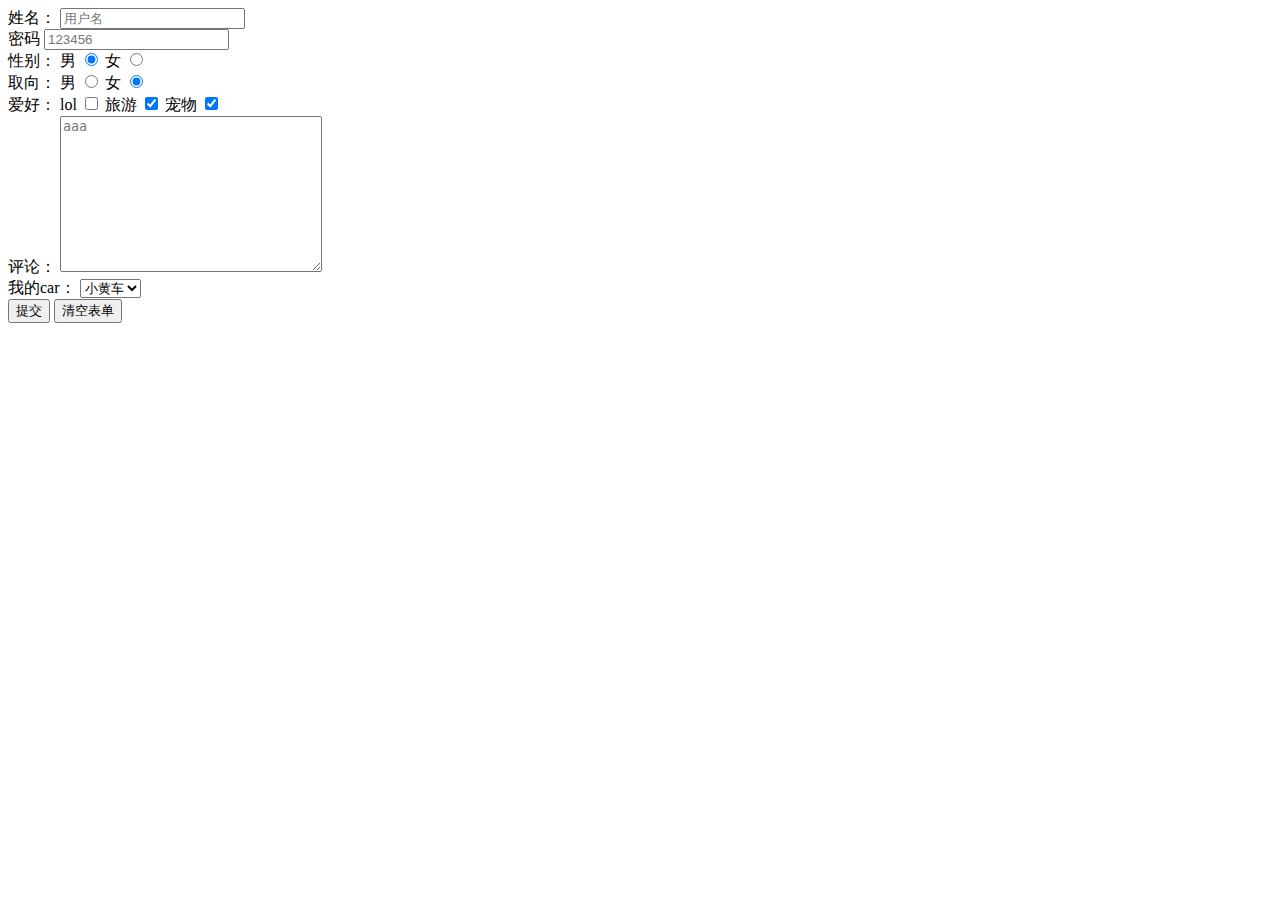
<file: resume/index.html>
<!DOCTYPE html>
<html lang="en">
<head>
    <meta charset="UTF-8">
    <meta name="viewport" content="width=device-width, initial-scale=1.0">
    <meta http-equiv="X-UA-Compatible" content="ie=edge">
    <title>Document</title>
</head>
<body>
    <form action="#">
    <div>
    <label for="name">姓名：</label>
    <input type="text" name="name" placeholder="用户名" id="name">
    </div>
    <div>
        <label for="password">密码</label>
        <input type="password" name="password" id="password" placeholder="123456">
    </div>
    <div>
        性别：
        <label for="man">男</label>
        <input type="radio" checked name="Gender" value="man" id="man">
        <label for="woman">女</label>
        <input type="radio" name="gender" value="woman" id="woman">
    </div>
    <div>
        取向：
        <label for="man">男</label>
        <input type="radio" name="orientation" value="man" id="man">
        <label for="woman">女</label>
        <input type="radio" checked name="orientation" value="woman" id="woman">
    </div>
    <div>
        爱好：
        <label for="lol">lol</label>
        <input type="checkbox" id="lol" name="lol">
        <label for="lvyou">旅游</label>
        <input type="checkbox" checked id="lvyou" name="lvyou">
        <label for="chongwu">宠物</label>
        <input type="checkbox" checked id="chongwu" name="chongwu">
    </div>
    <div>
        评论：
        <textarea name="pinglun" id="" cols="30" rows="10" placeholder="aaa"></textarea>
    </div>
    <div>
        我的car：
        <select name="car" id="ai">
            <option value="">萨博</option>
            <option value="" selected>小黄车</option>
            <option value="">摩拜</option>
        </select>
    </div>
    <div>
        <input type="submit" value="提交">
        <input type="reset" value="清空表单">
    </div>
</form>
</body>
</html>
</file>
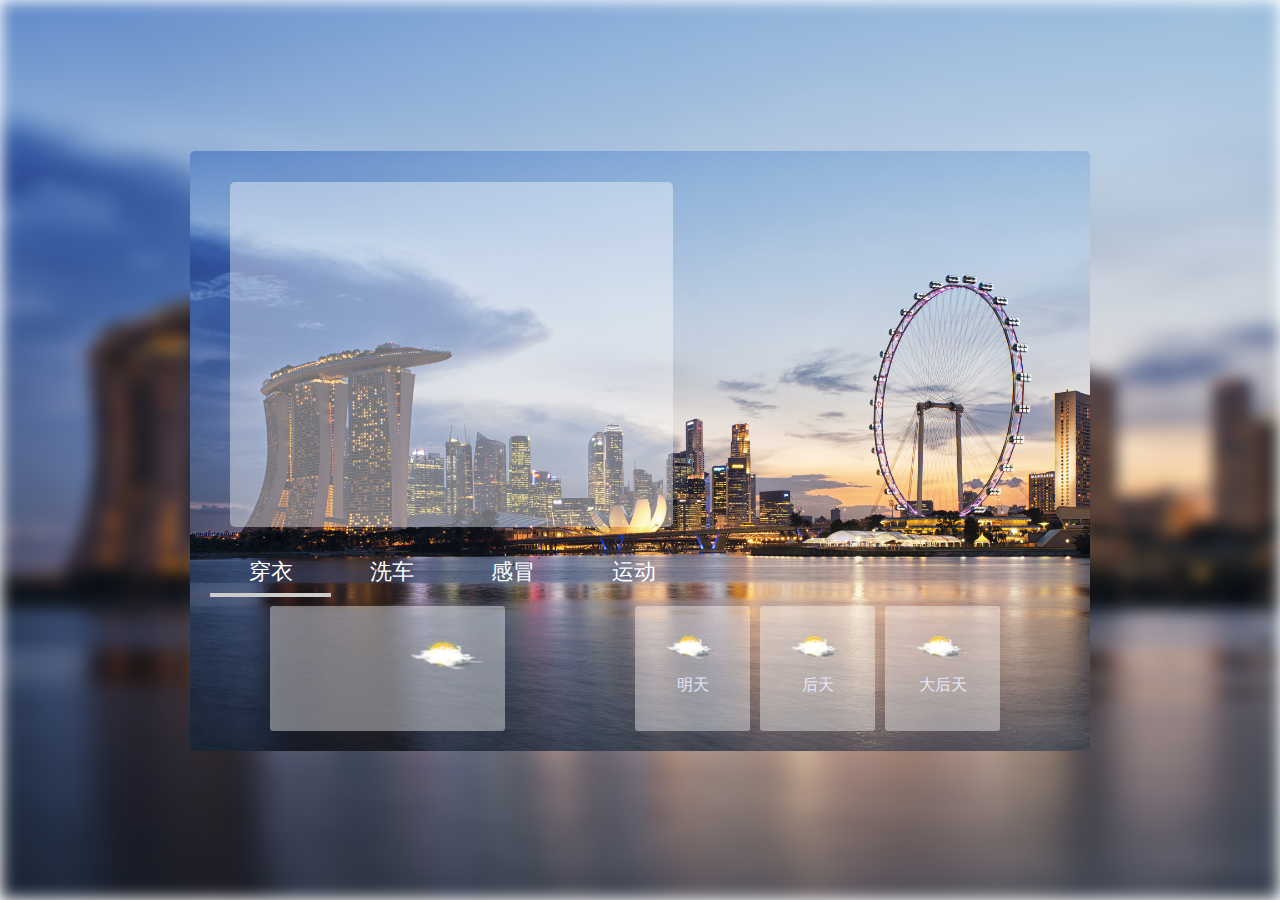
<file: weather/index.html>
<!DOCTYPE html>
<html lang="en">

<head>
    <meta charset="UTF-8">
    <meta name="viewport" content="width=device-width, initial-scale=1.0">
    <meta http-equiv="X-UA-Compatible" content="ie=edge">
    <title>天气预报</title>
    <link rel="stylesheet" href="index.css">
    <link rel="stylesheet" href="commnd.css">
    <link rel="stylesheet" href="https://at.alicdn.com/t/font_604282_0qpmxd28br0jxlxr.css">
</head>

<body>
    <img src="images/background.jpg" alt="">
    <div class="content">
        <div class="date">
            <span class="iconfont icon-riqi"></span>
            <span class="date1"></span>
        </div>
        <div class="city">
            <span class="iconfont icon-didian1"></span>
            <span class="city1"></span>
        </div>
        <div class="tishi2"></div>
        <div class="tishi">
            <ul>
                <li class="bottom">
                    <span class="iconfont icon-yifu"></span>
                    <span class="chuanyi">穿衣</span>
                </li>
                <li>
                    <span class="iconfont icon-xiche"></span>
                    <span class="xiche">洗车</span>
                </li>
                <li>
                    <span class="iconfont icon-jibingguanli"></span>
                    <span class="ganmao">感冒</span>
                </li>
                <li>
                    <span class="iconfont icon-yundong"></span>
                    <span class="yundong">运动</span>
                </li>
            </ul>
        </div>
        <div class="left">
            <div class="left1">
                <div class="wendu"></div>
                <div class="shijian"></div>
            </div>
            <div class="right1">
                <img src="images/yun.png" alt="" class="tu1">
                <span class="span"></span>
            </div>
        </div>
        <div class="right">
            <ul>
                <li>
                    <div class="date1"></div>
                    <img src="images/yun.png" alt="">
                    <div class="wendu1">大后天</div>
                </li>
                <li>
                    <div class="date1"></div>
                    <img src="images/yun.png" alt="">
                    <div class="wendu1">后天</div>
                </li>
                <li>
                    <div class="date1"></div>
                    <img src="images/yun.png" alt="">
                    <div class="wendu1">明天</div>
                </li>
            </ul>
        </div>
    </div>
    <script src='index.js'></script>
</body>

</html>
</file>
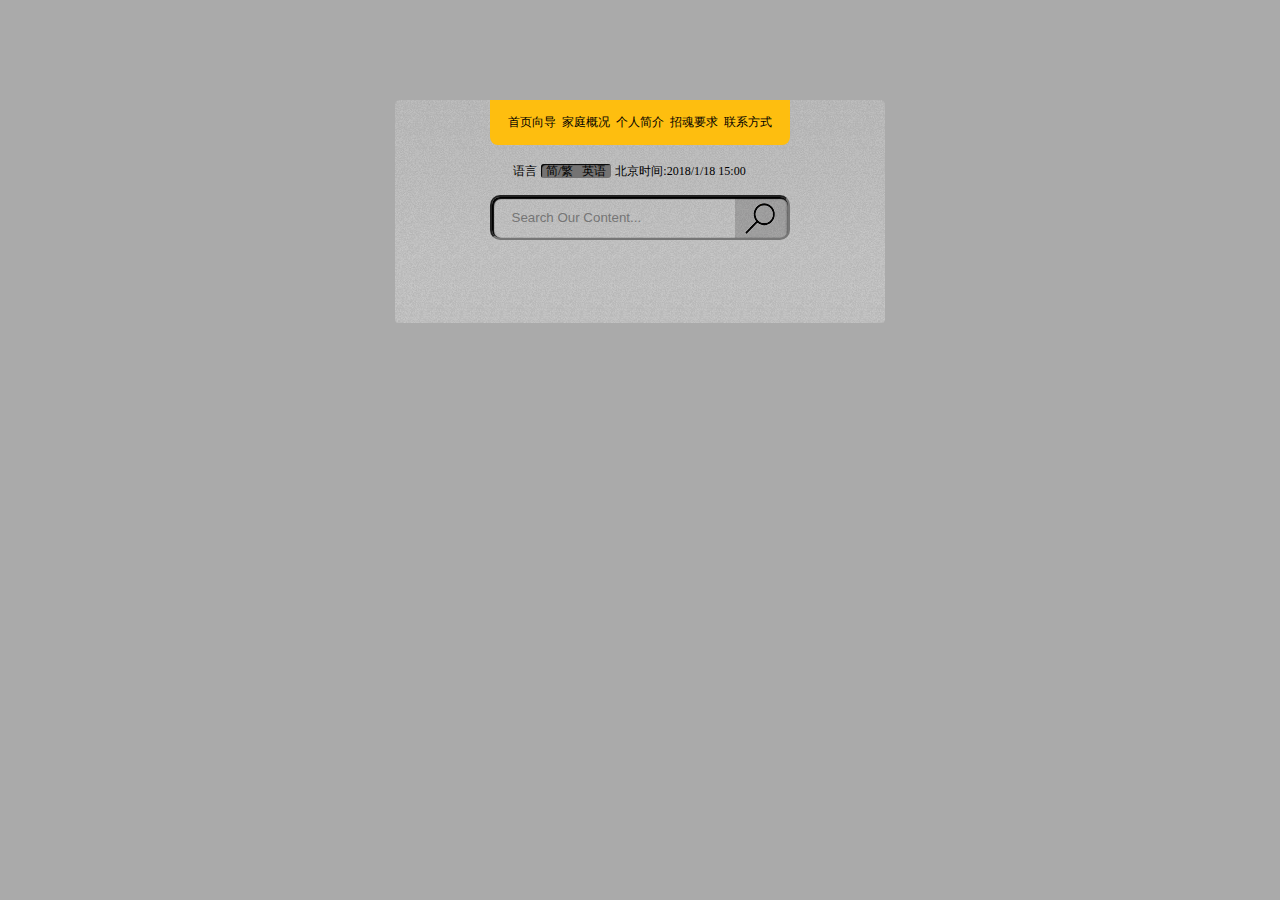
<file: zhenghun.html>
<!DOCTYPE html>
<html lang="en">
<head>
    <meta charset="UTF-8">
    <meta name="viewport" content="width=device-width, initial-scale=1.0">
    <meta http-equiv="X-UA-Compatible" content="ie=edge">
    <title>征婚</title>
    <style>
    body {
            background: #aaa;
        }
    * {
            margin: 0;
            padding: 0;
            list-style: none;
            box-sizing: border-box;
        }
    a {
        text-decoration: none;
    }  
      
    .clearfix::after {
        content: "";
        display: block;
        clear: both;
    }
    .all {
        border-radius: 5px;
        margin: 0 auto;
        width: 490px;
        height: 224px;
        background: url(images/bg.png) repeat-x;
        margin-top: 100px;
    }
    .nav {
        width: 300px;
        height: 45px;
        background: #FEBE0F;
        margin: 0 auto;
        border-radius: 0 0 8px 8px;
        padding-top: 7px;
        padding-left: 15px; 
    }
    a {
        float: left;
        width: 54px;
        height: 30px;
        font: 12px "微软雅黑";
        color: #000;
        text-align: center;
        line-height: 30px;
    }
    a:hover {
        color: #aaa;
    }
    .content {
        width: 300px;
        height: 50px;
        margin: 0 auto;
        line-height: 50px;
        padding-left: 23px;
    }
    span {
        font: 12px "微软雅黑";
    }
    span:nth-child(2) {
        border-radius: 3px;
        background: #747373;
        padding: 0 5px 0 5px;
        box-shadow: 2px 2px 1px -1px #000 inset;
    }
    span:nth-child(2):hover {
        box-shadow: 0px 0px 0px 0px #000; 
    }
    .footer {
        width: 301px;
        margin: 0 auto;
    }
    .footer input {
        width: 300px;
        height: 45px;
        border-radius: 10px;
        border: 1px sloid #000;
        box-shadow: 1px 1px 1px 1px #000 inset;
        color: #000;
        padding-left: 20px;
        background: url(images/bg1.png) no-repeat right center;
        background-color:  rbg(155,155,155);
        padding-right: 5px;
    }
    

    </style>
</head>
<body>
    <div class="all">
        <div class="nav">
            <ul class="clearfix">
                <li><a href="#" class="clearfix">首页向导</a></li>
                <li><a href="#" class="clearfix">家庭概况</a></li>
                <li><a href="#" class="clearfix">个人简介</a></li>
                <li><a href="#" class="clearfix">招魂要求</a></li>
                <li><a href="#" class="clearfix">联系方式</a></li>
            </ul>
        </div>
        <div class="content">
            <span>语言</span> <span>简/繁 &nbsp 英语</span> <span> 北京时间:2018/1/18&nbsp15:00</span>
        </div>
        <div class="footer">
            <input type="text" placeholder="Search Our Content...">
        </div>
    </div>
</body>
</html>
</file>
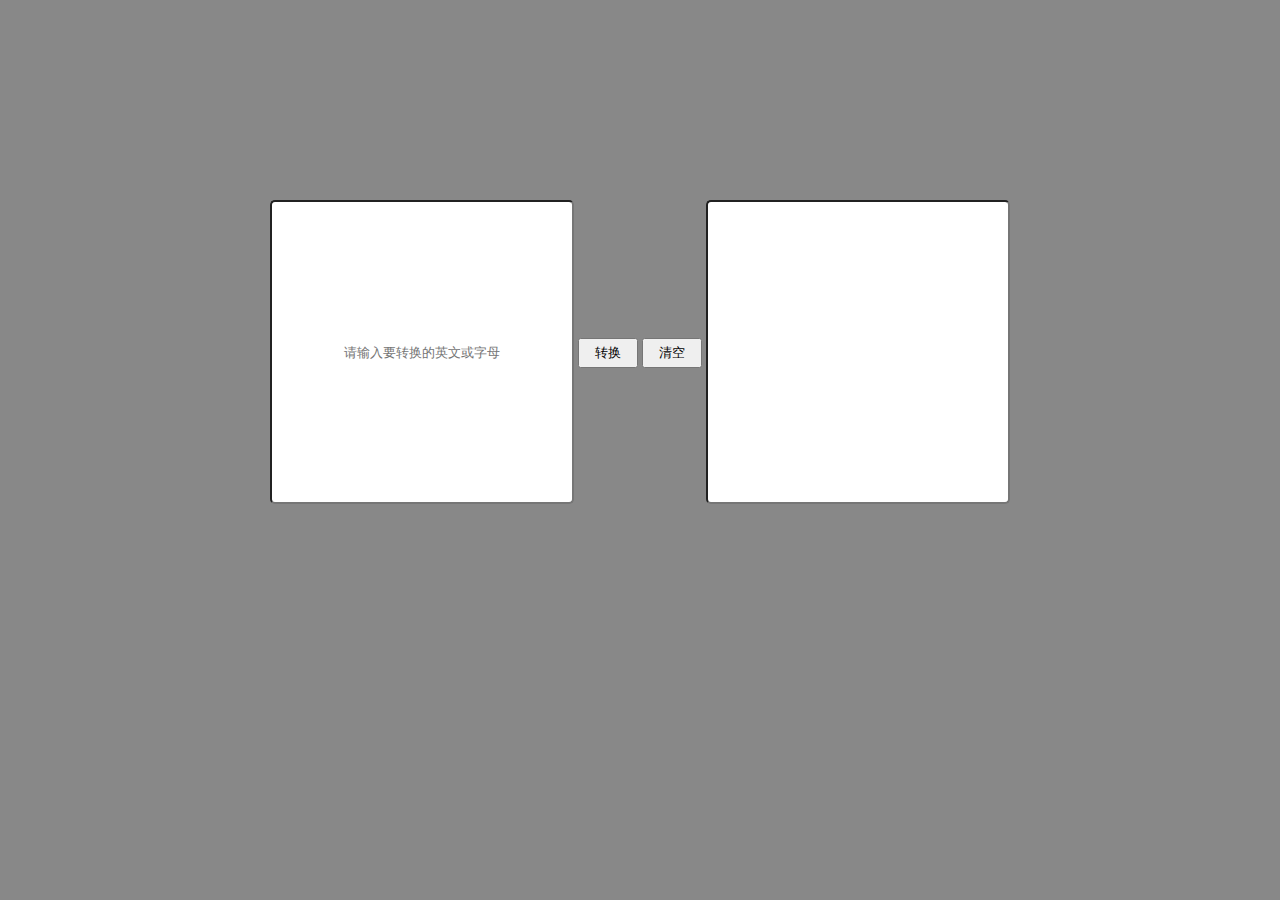
<file: 把首字符转换成大写.html>
﻿<!DOCTYPE html>
<html lang="en">

<head>
    <meta charset="UTF-8">
    <meta name="viewport" content="width=device-width, initial-scale=1.0">
    <meta http-equiv="X-UA-Compatible" content="ie=edge">
    <title>把首字母转换成大写</title>

    <style>
        body {
            padding-top: 200px;
            text-align: center;
            background: #888;
        }

        textarea {
            width: 300px;
            height: 300px;
        }

        * {
            margin: 0;
            padding: 0;
        }

        input {
            width: 300px;
            height: 300px;
            text-align: center;
            border-radius: 5px;
        }

        button {
            width: 60px;
            height: 30px;
        }
    </style>
</head>

<body>
    <input type="text" placeholder="请输入要转换的英文或字母">
    <button onclick="sub()">转换</button>
    <button onclick="sub1()">清空</button>
    <input type="text" id="shuru">
    <script>
        function sub() {
            var str = document.querySelector("input").value
            str = str.split("")
            for (var i = 0; i < str.length; i++) {
                if (i == 0) {
                    str[i] = str[i].toUpperCase()
                } else if (str[i] == " ") {
                    str[i + 1] = str[i + 1].toUpperCase()
                }
            }
            str = str.join("")
            document.querySelector("#shuru").value = str
        }
        function sub1() {
            document.querySelectorAll("input")[0].value = ""
            document.querySelectorAll("input")[1].value = ""
        }


    </script>
</body>

</html>
</file>
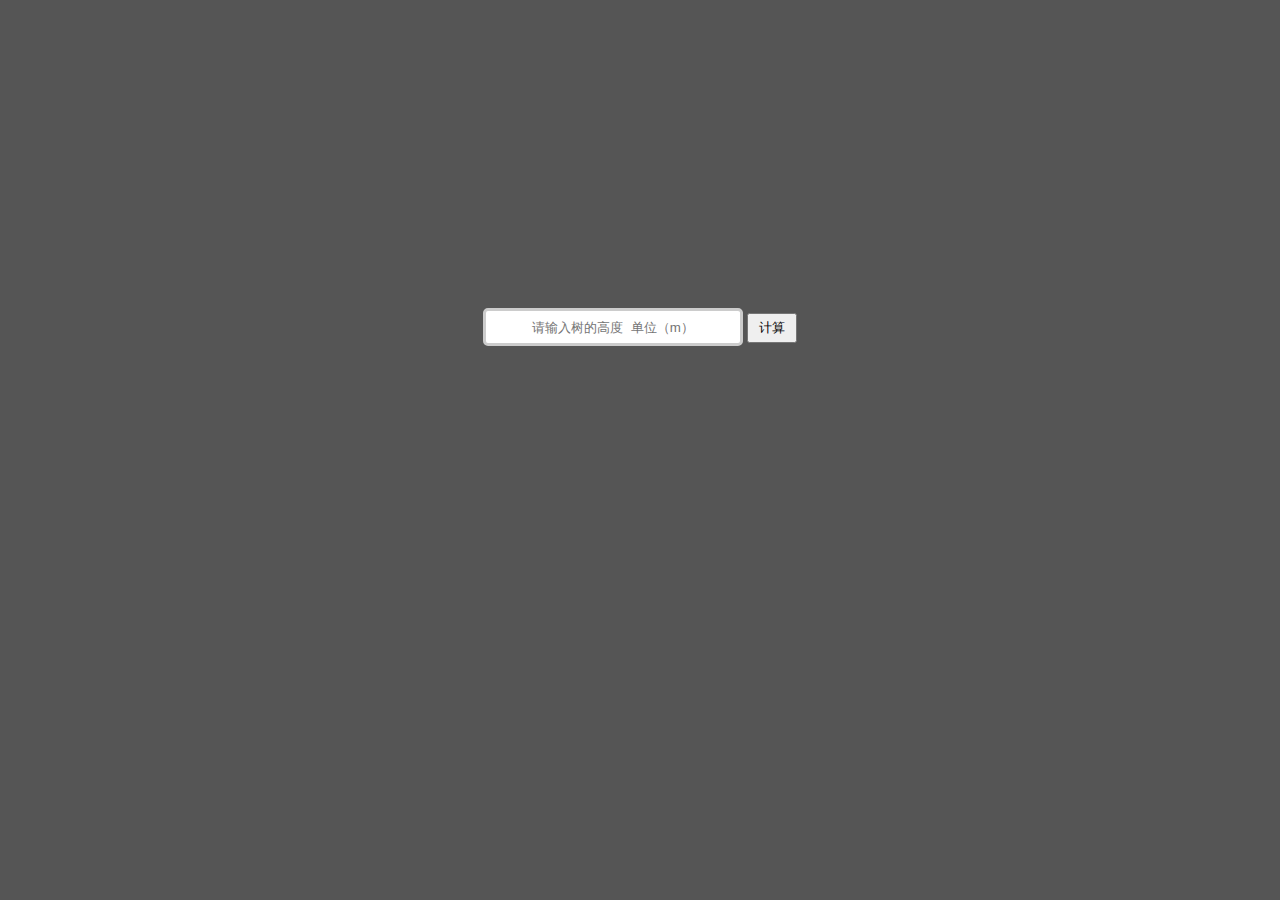
<file: 计算.html>
<!DOCTYPE html>
<html lang="en">

<head>
    <meta charset="UTF-8">
    <meta name="viewport" content="width=device-width, initial-scale=1.0">
    <meta http-equiv="X-UA-Compatible" content="ie=edge">
    <title>爬多少钱天</title>
    <style>
        input {
            width: 250px;
            height: 30px;
            text-align: center;
            border: 3px solid #ccc;
            border-radius: 5px;
        }
        body {
            text-align: center;
            padding-top: 300px;
            background: #555;
        }
        button {
            width: 50px;
            height: 30px;
        }
    </style>
</head>

<body>
    <input type="text" placeholder="请输入树的高度&nbsp&nbsp单位（m）">
    <button onclick="sub()">计算</button>
    <script>
        function sub() {
            var x = document.querySelector("input").value
            console.log(x)
            var m3 = 0;
            for (var i = 1; i < 10000; i++) {
                m3 = m3 + 4
                if (m3 < x) {
                    m3 = m3 - 3
                } else {
                    alert("我爬完了，爬了" + i + "天")
                    break

                }
            }
        }
    </script>
</body>

</html>
</file>
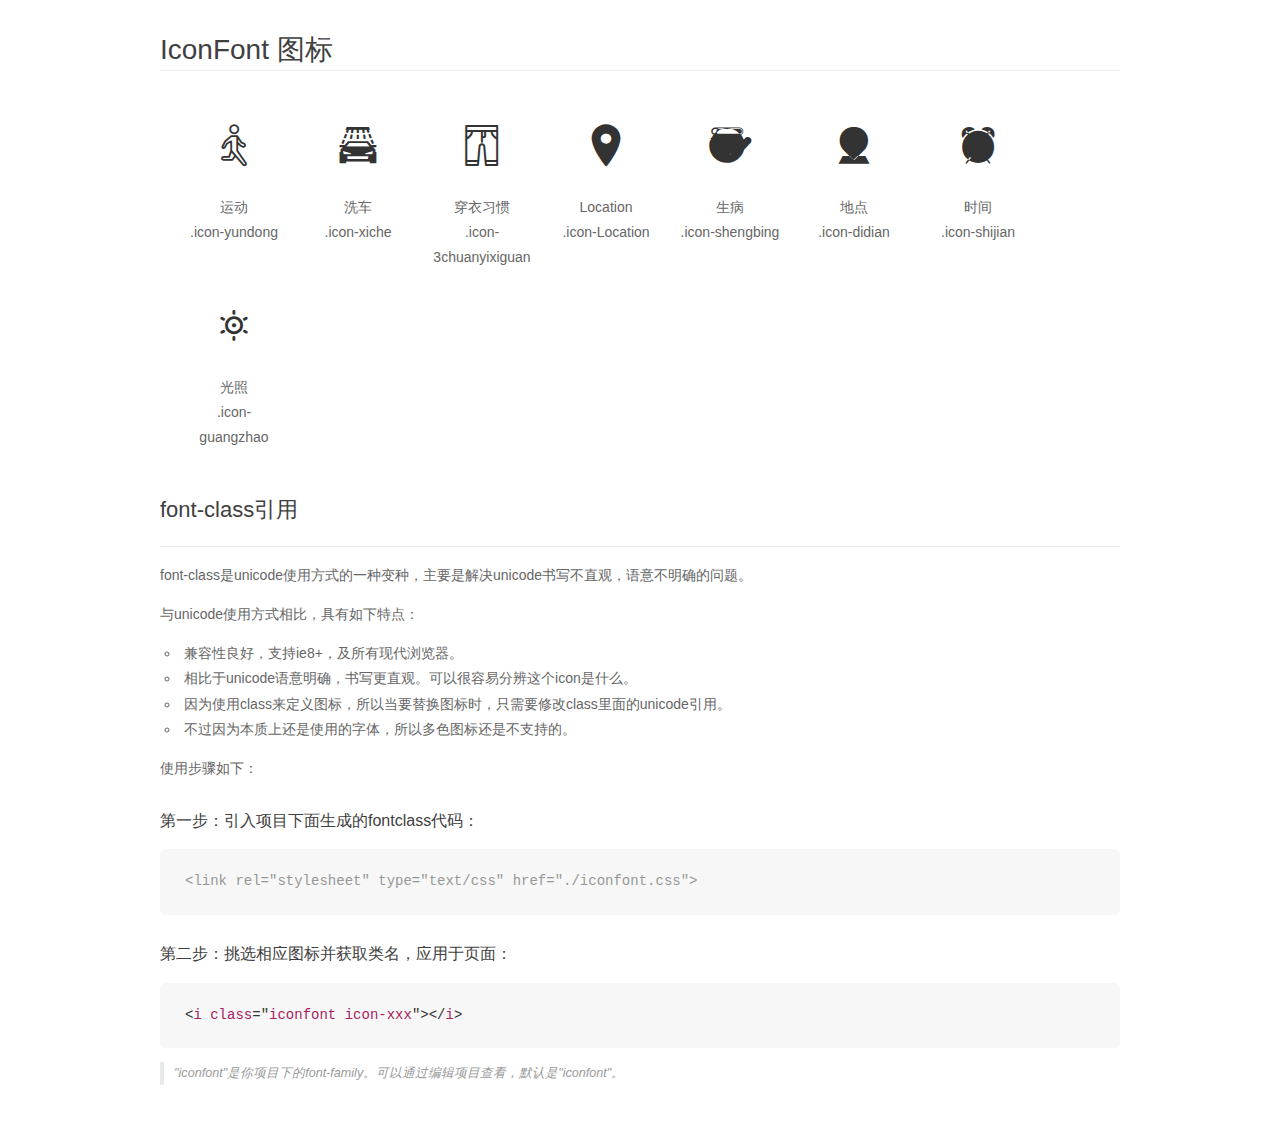
<file: weather/images/haha/demo_fontclass.html>
<!DOCTYPE html>
<html>
<head>
    <meta charset="utf-8"/>
    <title>IconFont</title>
    <link rel="stylesheet" href="demo.css">
    <link rel="stylesheet" href="iconfont.css">
</head>
<body>
    <div class="main markdown">
        <h1>IconFont 图标</h1>
        <ul class="icon_lists clear">
            
                <li>
                <i class="icon iconfont icon-yundong"></i>
                    <div class="name">运动</div>
                    <div class="fontclass">.icon-yundong</div>
                </li>
            
                <li>
                <i class="icon iconfont icon-xiche"></i>
                    <div class="name">洗车</div>
                    <div class="fontclass">.icon-xiche</div>
                </li>
            
                <li>
                <i class="icon iconfont icon-3chuanyixiguan"></i>
                    <div class="name">穿衣习惯</div>
                    <div class="fontclass">.icon-3chuanyixiguan</div>
                </li>
            
                <li>
                <i class="icon iconfont icon-Location"></i>
                    <div class="name">Location</div>
                    <div class="fontclass">.icon-Location</div>
                </li>
            
                <li>
                <i class="icon iconfont icon-shengbing"></i>
                    <div class="name">生病</div>
                    <div class="fontclass">.icon-shengbing</div>
                </li>
            
                <li>
                <i class="icon iconfont icon-didian"></i>
                    <div class="name">地点</div>
                    <div class="fontclass">.icon-didian</div>
                </li>
            
                <li>
                <i class="icon iconfont icon-shijian"></i>
                    <div class="name">时间</div>
                    <div class="fontclass">.icon-shijian</div>
                </li>
            
                <li>
                <i class="icon iconfont icon-guangzhao"></i>
                    <div class="name">光照</div>
                    <div class="fontclass">.icon-guangzhao</div>
                </li>
            
        </ul>

        <h2 id="font-class-">font-class引用</h2>
        <hr>

        <p>font-class是unicode使用方式的一种变种，主要是解决unicode书写不直观，语意不明确的问题。</p>
        <p>与unicode使用方式相比，具有如下特点：</p>
        <ul>
        <li>兼容性良好，支持ie8+，及所有现代浏览器。</li>
        <li>相比于unicode语意明确，书写更直观。可以很容易分辨这个icon是什么。</li>
        <li>因为使用class来定义图标，所以当要替换图标时，只需要修改class里面的unicode引用。</li>
        <li>不过因为本质上还是使用的字体，所以多色图标还是不支持的。</li>
        </ul>
        <p>使用步骤如下：</p>
        <h3 id="-fontclass-">第一步：引入项目下面生成的fontclass代码：</h3>


        <pre><code class="lang-js hljs javascript"><span class="hljs-comment">&lt;link rel="stylesheet" type="text/css" href="./iconfont.css"&gt;</span></code></pre>
        <h3 id="-">第二步：挑选相应图标并获取类名，应用于页面：</h3>
        <pre><code class="lang-css hljs">&lt;<span class="hljs-selector-tag">i</span> <span class="hljs-selector-tag">class</span>="<span class="hljs-selector-tag">iconfont</span> <span class="hljs-selector-tag">icon-xxx</span>"&gt;&lt;/<span class="hljs-selector-tag">i</span>&gt;</code></pre>
        <blockquote>
        <p>"iconfont"是你项目下的font-family。可以通过编辑项目查看，默认是"iconfont"。</p>
        </blockquote>
    </div>
</body>
</html>
</file>
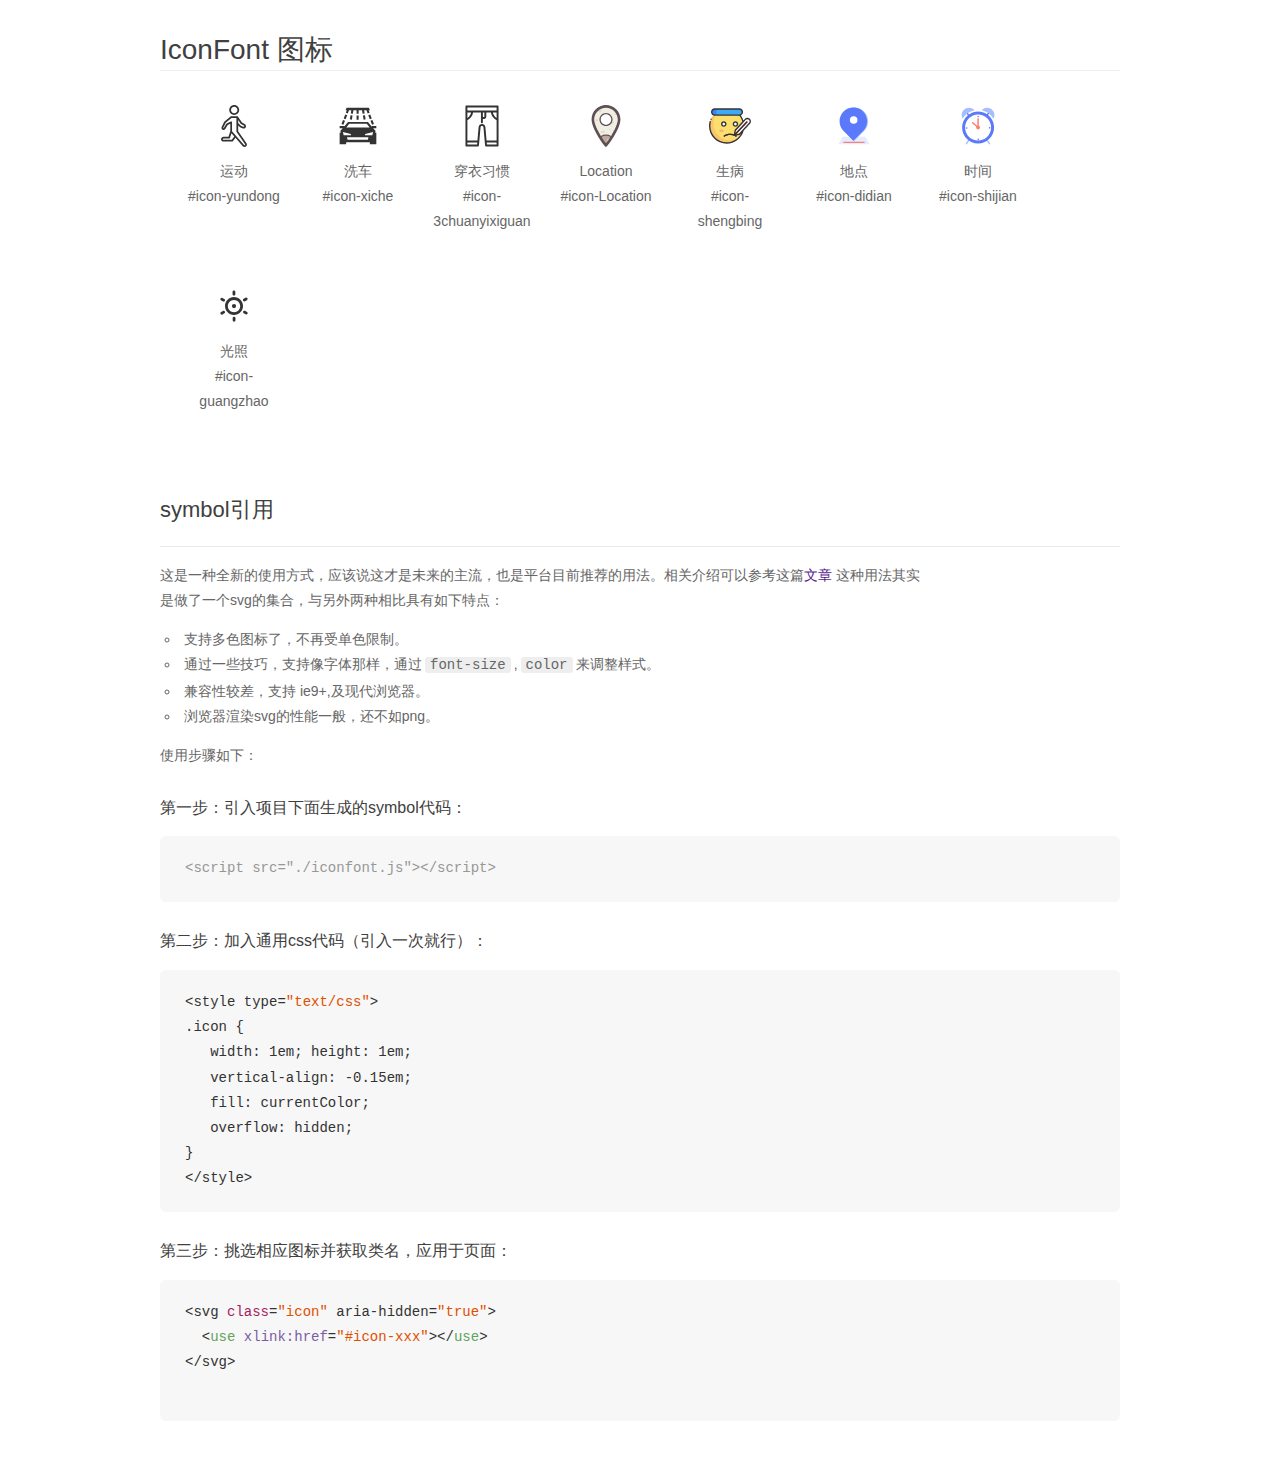
<file: weather/images/haha/demo_symbol.html>
<!DOCTYPE html>
<html>
<head>
    <meta charset="utf-8"/>
    <title>IconFont</title>
    <link rel="stylesheet" href="demo.css">
    <script src="iconfont.js"></script>

    <style type="text/css">
        .icon {
          /* 通过设置 font-size 来改变图标大小 */
          width: 1em; height: 1em;
          /* 图标和文字相邻时，垂直对齐 */
          vertical-align: -0.15em;
          /* 通过设置 color 来改变 SVG 的颜色/fill */
          fill: currentColor;
          /* path 和 stroke 溢出 viewBox 部分在 IE 下会显示
             normalize.css 中也包含这行 */
          overflow: hidden;
        }

    </style>
</head>
<body>
    <div class="main markdown">
        <h1>IconFont 图标</h1>
        <ul class="icon_lists clear">
            
                <li>
                    <svg class="icon" aria-hidden="true">
                        <use xlink:href="#icon-yundong"></use>
                    </svg>
                    <div class="name">运动</div>
                    <div class="fontclass">#icon-yundong</div>
                </li>
            
                <li>
                    <svg class="icon" aria-hidden="true">
                        <use xlink:href="#icon-xiche"></use>
                    </svg>
                    <div class="name">洗车</div>
                    <div class="fontclass">#icon-xiche</div>
                </li>
            
                <li>
                    <svg class="icon" aria-hidden="true">
                        <use xlink:href="#icon-3chuanyixiguan"></use>
                    </svg>
                    <div class="name">穿衣习惯</div>
                    <div class="fontclass">#icon-3chuanyixiguan</div>
                </li>
            
                <li>
                    <svg class="icon" aria-hidden="true">
                        <use xlink:href="#icon-Location"></use>
                    </svg>
                    <div class="name">Location</div>
                    <div class="fontclass">#icon-Location</div>
                </li>
            
                <li>
                    <svg class="icon" aria-hidden="true">
                        <use xlink:href="#icon-shengbing"></use>
                    </svg>
                    <div class="name">生病</div>
                    <div class="fontclass">#icon-shengbing</div>
                </li>
            
                <li>
                    <svg class="icon" aria-hidden="true">
                        <use xlink:href="#icon-didian"></use>
                    </svg>
                    <div class="name">地点</div>
                    <div class="fontclass">#icon-didian</div>
                </li>
            
                <li>
                    <svg class="icon" aria-hidden="true">
                        <use xlink:href="#icon-shijian"></use>
                    </svg>
                    <div class="name">时间</div>
                    <div class="fontclass">#icon-shijian</div>
                </li>
            
                <li>
                    <svg class="icon" aria-hidden="true">
                        <use xlink:href="#icon-guangzhao"></use>
                    </svg>
                    <div class="name">光照</div>
                    <div class="fontclass">#icon-guangzhao</div>
                </li>
            
        </ul>


        <h2 id="symbol-">symbol引用</h2>
        <hr>

        <p>这是一种全新的使用方式，应该说这才是未来的主流，也是平台目前推荐的用法。相关介绍可以参考这篇<a href="">文章</a>
        这种用法其实是做了一个svg的集合，与另外两种相比具有如下特点：</p>
        <ul>
          <li>支持多色图标了，不再受单色限制。</li>
          <li>通过一些技巧，支持像字体那样，通过<code>font-size</code>,<code>color</code>来调整样式。</li>
          <li>兼容性较差，支持 ie9+,及现代浏览器。</li>
          <li>浏览器渲染svg的性能一般，还不如png。</li>
        </ul>
        <p>使用步骤如下：</p>
        <h3 id="-symbol-">第一步：引入项目下面生成的symbol代码：</h3>
        <pre><code class="lang-js hljs javascript"><span class="hljs-comment">&lt;script src="./iconfont.js"&gt;&lt;/script&gt;</span></code></pre>
        <h3 id="-css-">第二步：加入通用css代码（引入一次就行）：</h3>
        <pre><code class="lang-js hljs javascript">&lt;style type=<span class="hljs-string">"text/css"</span>&gt;
.icon {
   width: <span class="hljs-number">1</span>em; height: <span class="hljs-number">1</span>em;
   vertical-align: <span class="hljs-number">-0.15</span>em;
   fill: currentColor;
   overflow: hidden;
}
&lt;<span class="hljs-regexp">/style&gt;</span></code></pre>
        <h3 id="-">第三步：挑选相应图标并获取类名，应用于页面：</h3>
        <pre><code class="lang-js hljs javascript">&lt;svg <span class="hljs-class"><span class="hljs-keyword">class</span></span>=<span class="hljs-string">"icon"</span> aria-hidden=<span class="hljs-string">"true"</span>&gt;<span class="xml"><span class="hljs-tag">
  &lt;<span class="hljs-name">use</span> <span class="hljs-attr">xlink:href</span>=<span class="hljs-string">"#icon-xxx"</span>&gt;</span><span class="hljs-tag">&lt;/<span class="hljs-name">use</span>&gt;</span>
</span>&lt;<span class="hljs-regexp">/svg&gt;
        </span></code></pre>
    </div>
</body>
</html>
</file>
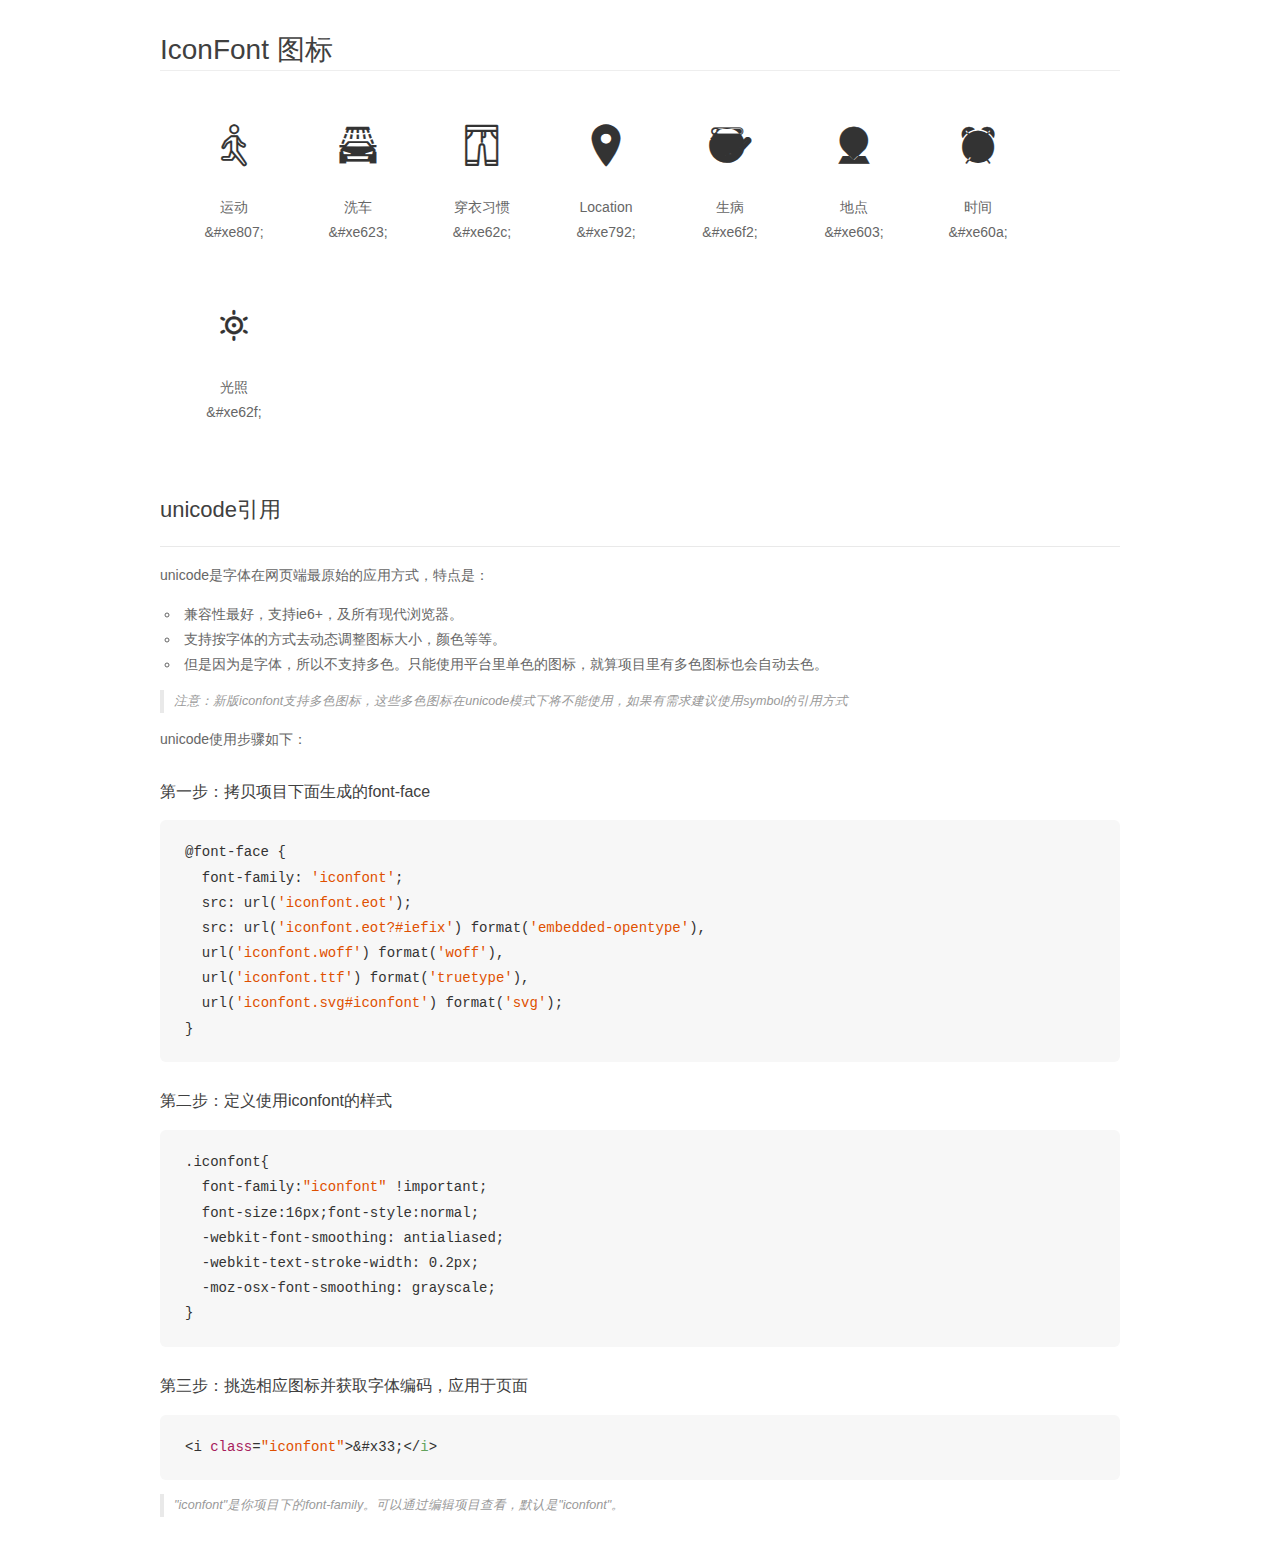
<file: weather/images/haha/demo_unicode.html>
<!DOCTYPE html>
<html>
<head>
    <meta charset="utf-8"/>
    <title>IconFont</title>
    <link rel="stylesheet" href="demo.css">

    <style type="text/css">

        @font-face {font-family: "iconfont";
          src: url('iconfont.eot'); /* IE9*/
          src: url('iconfont.eot#iefix') format('embedded-opentype'), /* IE6-IE8 */
          url('iconfont.woff') format('woff'), /* chrome, firefox */
          url('iconfont.ttf') format('truetype'), /* chrome, firefox, opera, Safari, Android, iOS 4.2+*/
          url('iconfont.svg#iconfont') format('svg'); /* iOS 4.1- */
        }

        .iconfont {
          font-family:"iconfont" !important;
          font-size:16px;
          font-style:normal;
          -webkit-font-smoothing: antialiased;
          -webkit-text-stroke-width: 0.2px;
          -moz-osx-font-smoothing: grayscale;
        }

    </style>
</head>
<body>
    <div class="main markdown">
        <h1>IconFont 图标</h1>
        <ul class="icon_lists clear">
            
                <li>
                <i class="icon iconfont">&#xe807;</i>
                    <div class="name">运动</div>
                    <div class="code">&amp;#xe807;</div>
                </li>
            
                <li>
                <i class="icon iconfont">&#xe623;</i>
                    <div class="name">洗车</div>
                    <div class="code">&amp;#xe623;</div>
                </li>
            
                <li>
                <i class="icon iconfont">&#xe62c;</i>
                    <div class="name">穿衣习惯</div>
                    <div class="code">&amp;#xe62c;</div>
                </li>
            
                <li>
                <i class="icon iconfont">&#xe792;</i>
                    <div class="name">Location</div>
                    <div class="code">&amp;#xe792;</div>
                </li>
            
                <li>
                <i class="icon iconfont">&#xe6f2;</i>
                    <div class="name">生病</div>
                    <div class="code">&amp;#xe6f2;</div>
                </li>
            
                <li>
                <i class="icon iconfont">&#xe603;</i>
                    <div class="name">地点</div>
                    <div class="code">&amp;#xe603;</div>
                </li>
            
                <li>
                <i class="icon iconfont">&#xe60a;</i>
                    <div class="name">时间</div>
                    <div class="code">&amp;#xe60a;</div>
                </li>
            
                <li>
                <i class="icon iconfont">&#xe62f;</i>
                    <div class="name">光照</div>
                    <div class="code">&amp;#xe62f;</div>
                </li>
            
        </ul>
        <h2 id="unicode-">unicode引用</h2>
        <hr>

        <p>unicode是字体在网页端最原始的应用方式，特点是：</p>
        <ul>
        <li>兼容性最好，支持ie6+，及所有现代浏览器。</li>
        <li>支持按字体的方式去动态调整图标大小，颜色等等。</li>
        <li>但是因为是字体，所以不支持多色。只能使用平台里单色的图标，就算项目里有多色图标也会自动去色。</li>
        </ul>
        <blockquote>
        <p>注意：新版iconfont支持多色图标，这些多色图标在unicode模式下将不能使用，如果有需求建议使用symbol的引用方式</p>
        </blockquote>
        <p>unicode使用步骤如下：</p>
        <h3 id="-font-face">第一步：拷贝项目下面生成的font-face</h3>
        <pre><code class="lang-js hljs javascript">@font-face {
  font-family: <span class="hljs-string">'iconfont'</span>;
  src: url(<span class="hljs-string">'iconfont.eot'</span>);
  src: url(<span class="hljs-string">'iconfont.eot?#iefix'</span>) format(<span class="hljs-string">'embedded-opentype'</span>),
  url(<span class="hljs-string">'iconfont.woff'</span>) format(<span class="hljs-string">'woff'</span>),
  url(<span class="hljs-string">'iconfont.ttf'</span>) format(<span class="hljs-string">'truetype'</span>),
  url(<span class="hljs-string">'iconfont.svg#iconfont'</span>) format(<span class="hljs-string">'svg'</span>);
}
</code></pre>
        <h3 id="-iconfont-">第二步：定义使用iconfont的样式</h3>
        <pre><code class="lang-js hljs javascript">.iconfont{
  font-family:<span class="hljs-string">"iconfont"</span> !important;
  font-size:<span class="hljs-number">16</span>px;font-style:normal;
  -webkit-font-smoothing: antialiased;
  -webkit-text-stroke-width: <span class="hljs-number">0.2</span>px;
  -moz-osx-font-smoothing: grayscale;
}
</code></pre>
        <h3 id="-">第三步：挑选相应图标并获取字体编码，应用于页面</h3>
        <pre><code class="lang-js hljs javascript">&lt;i <span class="hljs-class"><span class="hljs-keyword">class</span></span>=<span class="hljs-string">"iconfont"</span>&gt;&amp;#x33;<span class="xml"><span class="hljs-tag">&lt;/<span class="hljs-name">i</span>&gt;</span></span></code></pre>

        <blockquote>
        <p>"iconfont"是你项目下的font-family。可以通过编辑项目查看，默认是"iconfont"。</p>
        </blockquote>
    </div>


</body>
</html>
</file>
<file: weather/index.css>
html {
    height: 100%;
    width: 100%;
}
body {
    width: 100%;
    height: 100%;
    position: relative;
    border: 1px solid transparent;
}
body>img {
    display: block;
    height: 100%;
    width: 100%;
    filter: blur(8px);
    position: absolute;
    z-index: -1;
}
.bottom{
    border-bottom: 4px solid #ccc;
}
.content {
    position: relative;
    width: 900px;
    height: 600px;
    z-index: 0;
    margin: 150px auto;
    border-radius: 5px;
    background: url(images/background.jpg) no-repeat;
    background-size: cover;
}

.date {
    color: #fff;
    font: 500 20px '微软雅黑';
    position: absolute;
    top: 10px;
    right: 150px;
}
.city {
    color: #fff;
    font: 500 20px '微软雅黑';
    position: absolute;
    top: 10px;
    right: 50px; 
}
.content div span {
    font-size: 22px;
}
.content div span:hover{
    cursor:pointer; 
}
.left{
    width: 235px;
    height: 125px;
    background: rgba(255,255,255,0.4);
    position: absolute;
    bottom: 20px;
    left: 80px;
    text-align: center;
    border-radius: 3px;
}
.right{
    width: 635px;
    height: 125px;
    text-align: center;
    position: absolute;
    right: 80px;
    bottom:20px;

}
.right>ul>li{
    float: right;
    width: 115px;
    height: 125px;
    background: rgba(255,255,255, 0.4);
    margin-right: 10px;
    border-radius: 3px;
    font: 500 16px "黑体" ;
    padding: 15px;
    color: lavender;
}
.right>ul>li img{
    width: 55px;
    height: 50px;
}
.left1{
    width: 120px;
    height: 125px;

    float: left;

}
.right1{
    width: 115px;
    height: 125px;

    float: right; 
}
.left1>.wendu{
    font: 700  35px "宋体";
    display: inline-block;
    color: #fff;
    margin: 20px 0;
}
.left1>.shijian{
    font: 600 20px "宋体";
    color: #ffF;
    display: inline-block;
    
}
.right1>.span{
    font: 600 20px "宋体";
    color: #fff;
}
.right1>img{
    width: 78px;
    height: 60px;
    margin-top: 18px;
}
.tishi{
    width: 486px;
    height: 50px;
    position: absolute;
    left: 20px;
    bottom: 154px;
    text-align: center;

}
.tishi>ul>li{
   width: 121px;
   height: 50px; 
   float: left;
   font: 400 18px "黑体";
   color: #fff;
   line-height: 50px;
   cursor: pointer;
}
.right  img{
    width: 84px;
    height: 76px;
}
.left .right1 .span {
    font-family: "黑体";
    font-size: 18px;
}
.tishi2{
    position: absolute;
    top: 31px;
    left: 40px;
    width: 443px;
    height: 345px;
    background: rgba(255, 255, 255, 0.4);
    border-radius: 5px;
    z-index: 4;
    text-align: center;
    padding: 50px;
    padding-top: 150px;
    font: 600 20px "微软雅黑";
    color: #000;
}
</file>
<file: weather/commnd.css>
*{
    margin: 0;
    padding: 0;
    box-sizing: border-box;
}
ul li {
    list-style: none;
}
</file>
<file: weather/images/haha/iconfont.css>
@font-face {font-family: "iconfont";
  src: url('iconfont.eot?t=1522036543539'); /* IE9*/
  src: url('iconfont.eot?t=1522036543539#iefix') format('embedded-opentype'), /* IE6-IE8 */
  url('[data-uri]') format('woff'),
  url('iconfont.ttf?t=1522036543539') format('truetype'), /* chrome, firefox, opera, Safari, Android, iOS 4.2+*/
  url('iconfont.svg?t=1522036543539#iconfont') format('svg'); /* iOS 4.1- */
}

.iconfont {
  font-family:"iconfont" !important;
  font-size:16px;
  font-style:normal;
  -webkit-font-smoothing: antialiased;
  -moz-osx-font-smoothing: grayscale;
}

.icon-yundong:before { content: "\e807"; }

.icon-xiche:before { content: "\e623"; }

.icon-3chuanyixiguan:before { content: "\e62c"; }

.icon-Location:before { content: "\e792"; }

.icon-shengbing:before { content: "\e6f2"; }

.icon-didian:before { content: "\e603"; }

.icon-shijian:before { content: "\e60a"; }

.icon-guangzhao:before { content: "\e62f"; }
</file>
<file: weather/images/haha/demo.css>
*{margin: 0;padding: 0;list-style: none;}
/*
KISSY CSS Reset
理念：1. reset 的目的不是清除浏览器的默认样式，这仅是部分工作。清除和重置是紧密不可分的。
2. reset 的目的不是让默认样式在所有浏览器下一致，而是减少默认样式有可能带来的问题。
3. reset 期望提供一套普适通用的基础样式。但没有银弹，推荐根据具体需求，裁剪和修改后再使用。
特色：1. 适应中文；2. 基于最新主流浏览器。
维护：玉伯<lifesinger@gmail.com>, 正淳<ragecarrier@gmail.com>
 */

/** 清除内外边距 **/
body, h1, h2, h3, h4, h5, h6, hr, p, blockquote, /* structural elements 结构元素 */
dl, dt, dd, ul, ol, li, /* list elements 列表元素 */
pre, /* text formatting elements 文本格式元素 */
form, fieldset, legend, button, input, textarea, /* form elements 表单元素 */
th, td /* table elements 表格元素 */ {
  margin: 0;
  padding: 0;
}

/** 设置默认字体 **/
body,
button, input, select, textarea /* for ie */ {
  font: 12px/1.5 tahoma, arial, \5b8b\4f53, sans-serif;
}
h1, h2, h3, h4, h5, h6 { font-size: 100%; }
address, cite, dfn, em, var { font-style: normal; } /* 将斜体扶正 */
code, kbd, pre, samp { font-family: courier new, courier, monospace; } /* 统一等宽字体 */
small { font-size: 12px; } /* 小于 12px 的中文很难阅读，让 small 正常化 */

/** 重置列表元素 **/
ul, ol { list-style: none; }

/** 重置文本格式元素 **/
a { text-decoration: none; }
a:hover { text-decoration: underline; }


/** 重置表单元素 **/
legend { color: #000; } /* for ie6 */
fieldset, img { border: 0; } /* img 搭车：让链接里的 img 无边框 */
button, input, select, textarea { font-size: 100%; } /* 使得表单元素在 ie 下能继承字体大小 */
/* 注：optgroup 无法扶正 */

/** 重置表格元素 **/
table { border-collapse: collapse; border-spacing: 0; }

/* 清除浮动 */
.ks-clear:after, .clear:after {
  content: '\20';
  display: block;
  height: 0;
  clear: both;
}
.ks-clear, .clear {
  *zoom: 1;
}

.main {
  padding: 30px 100px;
width: 960px;
margin: 0 auto;
}
.main h1{font-size:36px; color:#333; text-align:left;margin-bottom:30px; border-bottom: 1px solid #eee;}

.helps{margin-top:40px;}
.helps pre{
  padding:20px;
  margin:10px 0;
  border:solid 1px #e7e1cd;
  background-color: #fffdef;
  overflow: auto;
}

.icon_lists{
  width: 100% !important;

}

.icon_lists li{
  float:left;
  width: 100px;
  height:180px;
  text-align: center;
  list-style: none !important;
}
.icon_lists .icon{
  font-size: 42px;
  line-height: 100px;
  margin: 10px 0;
  color:#333;
  -webkit-transition: font-size 0.25s ease-out 0s;
  -moz-transition: font-size 0.25s ease-out 0s;
  transition: font-size 0.25s ease-out 0s;

}
.icon_lists .icon:hover{
  font-size: 100px;
}



.markdown {
  color: #666;
  font-size: 14px;
  line-height: 1.8;
}

.highlight {
  line-height: 1.5;
}

.markdown img {
  vertical-align: middle;
  max-width: 100%;
}

.markdown h1 {
  color: #404040;
  font-weight: 500;
  line-height: 40px;
  margin-bottom: 24px;
}

.markdown h2,
.markdown h3,
.markdown h4,
.markdown h5,
.markdown h6 {
  color: #404040;
  margin: 1.6em 0 0.6em 0;
  font-weight: 500;
  clear: both;
}

.markdown h1 {
  font-size: 28px;
}

.markdown h2 {
  font-size: 22px;
}

.markdown h3 {
  font-size: 16px;
}

.markdown h4 {
  font-size: 14px;
}

.markdown h5 {
  font-size: 12px;
}

.markdown h6 {
  font-size: 12px;
}

.markdown hr {
  height: 1px;
  border: 0;
  background: #e9e9e9;
  margin: 16px 0;
  clear: both;
}

.markdown p,
.markdown pre {
  margin: 1em 0;
}

.markdown > p,
.markdown > blockquote,
.markdown > .highlight,
.markdown > ol,
.markdown > ul {
  width: 80%;
}

.markdown ul > li {
  list-style: circle;
}

.markdown > ul li,
.markdown blockquote ul > li {
  margin-left: 20px;
  padding-left: 4px;
}

.markdown > ul li p,
.markdown > ol li p {
  margin: 0.6em 0;
}

.markdown ol > li {
  list-style: decimal;
}

.markdown > ol li,
.markdown blockquote ol > li {
  margin-left: 20px;
  padding-left: 4px;
}

.markdown code {
  margin: 0 3px;
  padding: 0 5px;
  background: #eee;
  border-radius: 3px;
}

.markdown pre {
  border-radius: 6px;
  background: #f7f7f7;
  padding: 20px;
}

.markdown pre code {
  border: none;
  background: #f7f7f7;
  margin: 0;
}

.markdown strong,
.markdown b {
  font-weight: 600;
}

.markdown > table {
  border-collapse: collapse;
  border-spacing: 0px;
  empty-cells: show;
  border: 1px solid #e9e9e9;
  width: 95%;
  margin-bottom: 24px;
}

.markdown > table th {
  white-space: nowrap;
  color: #333;
  font-weight: 600;

}

.markdown > table th,
.markdown > table td {
  border: 1px solid #e9e9e9;
  padding: 8px 16px;
  text-align: left;
}

.markdown > table th {
  background: #F7F7F7;
}

.markdown blockquote {
  font-size: 90%;
  color: #999;
  border-left: 4px solid #e9e9e9;
  padding-left: 0.8em;
  margin: 1em 0;
  font-style: italic;
}

.markdown blockquote p {
  margin: 0;
}

.markdown .anchor {
  opacity: 0;
  transition: opacity 0.3s ease;
  margin-left: 8px;
}

.markdown .waiting {
  color: #ccc;
}

.markdown h1:hover .anchor,
.markdown h2:hover .anchor,
.markdown h3:hover .anchor,
.markdown h4:hover .anchor,
.markdown h5:hover .anchor,
.markdown h6:hover .anchor {
  opacity: 1;
  display: inline-block;
}

.markdown > br,
.markdown > p > br {
  clear: both;
}


.hljs {
  display: block;
  background: white;
  padding: 0.5em;
  color: #333333;
  overflow-x: auto;
}

.hljs-comment,
.hljs-meta {
  color: #969896;
}

.hljs-string,
.hljs-variable,
.hljs-template-variable,
.hljs-strong,
.hljs-emphasis,
.hljs-quote {
  color: #df5000;
}

.hljs-keyword,
.hljs-selector-tag,
.hljs-type {
  color: #a71d5d;
}

.hljs-literal,
.hljs-symbol,
.hljs-bullet,
.hljs-attribute {
  color: #0086b3;
}

.hljs-section,
.hljs-name {
  color: #63a35c;
}

.hljs-tag {
  color: #333333;
}

.hljs-title,
.hljs-attr,
.hljs-selector-id,
.hljs-selector-class,
.hljs-selector-attr,
.hljs-selector-pseudo {
  color: #795da3;
}

.hljs-addition {
  color: #55a532;
  background-color: #eaffea;
}

.hljs-deletion {
  color: #bd2c00;
  background-color: #ffecec;
}

.hljs-link {
  text-decoration: underline;
}

pre{
  background: #fff;
}
</file>
